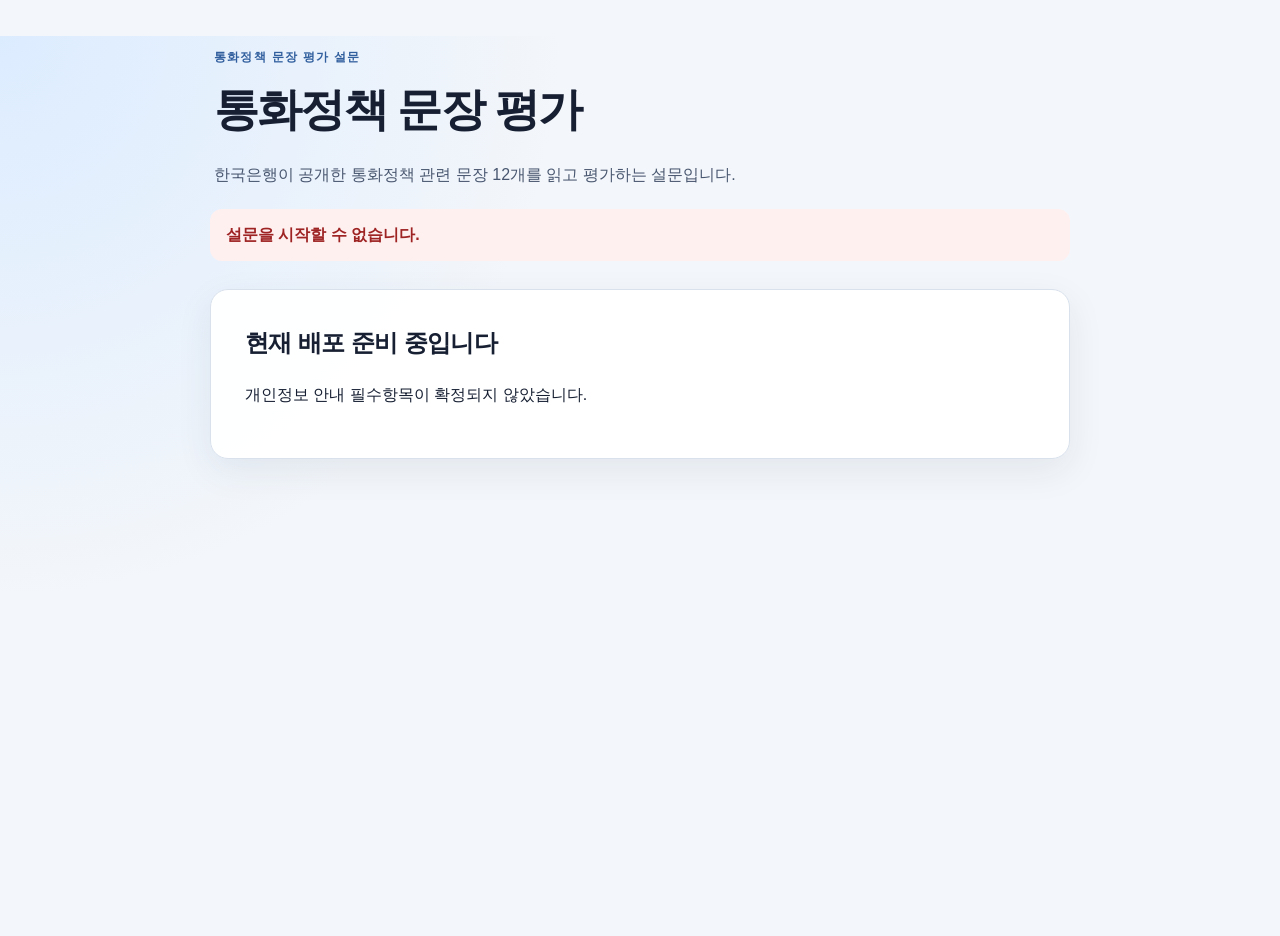
<file: docs/index.html>
<!doctype html>
<html lang="ko">
<head>
  <meta charset="utf-8">
  <meta name="viewport" content="width=device-width, initial-scale=1">
  <meta name="robots" content="noindex,nofollow,noarchive">
  <meta name="referrer" content="no-referrer">
  <meta http-equiv="Content-Security-Policy"
        content="default-src 'self'; script-src 'self'; style-src 'self'; connect-src 'self' https://mebisrsvasrzwkmsodsw.supabase.co; img-src 'none'; object-src 'none'; frame-src 'none'; base-uri 'none'; form-action 'none'; upgrade-insecure-requests">
  <title>한국은행 통화정책 문장 설문</title>
  <link rel="stylesheet" href="styles.css">
</head>
<body>
  <main class="shell">
    <header class="hero">
      <p class="eyebrow">통화정책 문장 평가 설문</p>
      <h1>통화정책 문장 평가</h1>
      <p>한국은행이 공개한 통화정책 관련 문장 12개를 읽고 평가하는 설문입니다.</p>
    </header>

    <div id="globalStatus" class="status info" role="status" aria-live="polite">
      설문을 준비하고 있습니다.
    </div>
    <div class="draft-tools">
      <button id="clearDraft" type="button" class="secondary" hidden>
        이 기기의 임시저장 삭제
      </button>
    </div>

    <section id="blockedPanel" class="card" hidden>
      <h2>현재 배포 준비 중입니다</h2>
      <p id="blockedMessage">
        개인정보 안내와 서버 점검이 완료된 뒤 설문이 열립니다.
      </p>
    </section>

    <section id="invitePanel" class="card" hidden>
      <h2>초대 확인</h2>
      <p>
        이 설문은 사전에 지정된 참가자만 사용할 수 있습니다. 전달받은 개인별
        초대 링크로 접속해 주세요.
      </p>
      <label for="inviteCode">초대 코드</label>
      <input id="inviteCode" type="password" inputmode="text"
             autocomplete="off" spellcheck="false" minlength="43" maxlength="43">
      <p class="hint">
        링크로 접속했다면 코드는 자동으로 확인됩니다. 초대 코드는 서버
        데이터베이스나 브라우저 저장소에 원문으로 남기지 않으므로 새로고침하면
        원래 링크로 다시 접속해야 합니다.
      </p>
      <button id="verifyInvite" type="button" class="primary">초대 확인</button>
    </section>

    <section id="identityPanel" class="card" hidden>
      <h2>참여 안내</h2>
      <div class="notice">
        <p>
          성명과 휴대전화번호는 설문 참여자를 응답자료에서 구별하고
          제출자료를 확인하는 데만 사용하며, 문항응답과 분리해 보관합니다.
        </p>
        <p>
          수집 항목, 보유기간, 담당자와 철회 방법은
          <a href="privacy.html" target="_blank" rel="noopener">개인정보 안내</a>에서
          확인할 수 있습니다.
        </p>
        <p>
          이 설문은 연습문항과 실제 한국은행 문장의 이해 및 응답 과정을 확인하기
          위한 사전 조사입니다. 응답은 연구의 최종 분석이나 성능 비교에 사용하지
          않습니다. 이름이나 전화번호를 문항 메모에 다시 적지 마세요.
        </p>
        <p>
          미완료 응답은 이름·전화번호 없이 이 기기에 저장되며 7일 동안만
          복원됩니다. 7일이 지난 자료는 다음 설문 접속 시 삭제되고, 위의
          ‘임시저장 삭제’ 버튼으로 즉시 지울 수 있습니다. 공용 기기는
          사용하지 마세요.
        </p>
      </div>

      <div class="form-grid">
        <div>
          <label for="participantName">성명</label>
          <input id="participantName" type="text" autocomplete="off"
                 maxlength="80" required>
        </div>
        <div>
          <label for="participantPhone">휴대전화번호</label>
          <input id="participantPhone" type="tel" inputmode="tel"
                 autocomplete="off" maxlength="20"
                 placeholder="010-0000-0000" required>
        </div>
      </div>

      <label class="check-row">
        <input id="consentAccepted" type="checkbox">
        <span>
          개인정보 수집·이용 목적, 수집 항목, 보유기간, 동의 거부권을
          확인했고 이에 동의합니다.
        </span>
      </label>
      <button id="beginSurvey" type="button" class="primary">평가 시작</button>
    </section>

    <section id="tutorialPanel" class="card" hidden>
      <h2 id="tutorialTitle">연습문항 (연구점수 미포함)</h2>
      <p id="tutorialInstructions"></p>
      <div id="tutorialItems" class="tutorial-items"></div>
      <div class="actions">
        <button id="beginCore" type="button" class="primary">한국은행 문장 시작</button>
      </div>
    </section>
    <section id="surveyPanel" class="card" hidden>
      <div class="progress-row">
        <strong id="progressText">문항 1 / 12</strong>
        <div class="progress-track" aria-hidden="true">
          <div id="progressBar" class="progress-bar"></div>
        </div>
      </div>

      <article class="item-box">
        <p class="eyebrow">평가할 문장</p>
        <p id="sentenceText" class="sentence"></p>
      </article>

      <fieldset>
        <legend>이 문장이 나타내는 통화정책 기조를 선택해 주세요.</legend>
        <div id="stanceChoices" class="choice-grid"></div>
      </fieldset>

      <div class="form-grid">
        <div>
          <label for="confidence">확신도</label>
          <select id="confidence">
            <option value="">선택</option>
            <option value="1">1 매우 낮음</option>
            <option value="2">2 낮음</option>
            <option value="3">3 보통</option>
            <option value="4">4 높음</option>
            <option value="5">5 매우 높음</option>
          </select>
        </div>
        <div>
          <label for="reasonCode">이유 코드</label>
          <select id="reasonCode">
            <option value="">선택하지 않음</option>
            <option value="NONE">NONE</option>
            <option value="IRRELEVANT">IRRELEVANT</option>
            <option value="CONTEXT_NEEDED">CONTEXT_NEEDED</option>
            <option value="MIXED_UNRESOLVED">MIXED_UNRESOLVED</option>
            <option value="TERMINOLOGY">TERMINOLOGY</option>
            <option value="OTHER">OTHER</option>
          </select>
        </div>
      </div>

      <label for="reasonNote">이유 메모</label>
      <textarea id="reasonNote" rows="3" maxlength="600"
                placeholder="OTHER를 선택한 경우에만 간단히 적어 주세요. 개인정보는 적지 마세요."></textarea>

      <label for="itemQualityCode">문항 품질 의견 (점수와 별도)</label>
      <select id="itemQualityCode">
        <option value="NONE">NONE — 의견 없음</option>
        <option value="TOO_OBVIOUS">TOO_OBVIOUS — 너무 명시적임</option>
        <option value="UNNATURAL_OR_IMPOSSIBLE">UNNATURAL_OR_IMPOSSIBLE — 부자연스럽거나 성립하지 않음</option>
        <option value="POLICY_INSTRUMENT_AMBIGUITY">POLICY_INSTRUMENT_AMBIGUITY — 정책수단과 stance가 혼동됨</option>
        <option value="CONTEXT_REFERENCE_AMBIGUITY">CONTEXT_REFERENCE_AMBIGUITY — 앞뒤 맥락·지시대상 부족</option>
        <option value="UI_PROBLEM">UI_PROBLEM — 화면 또는 입력 문제</option>
        <option value="OTHER">OTHER</option>
      </select>
      <label for="itemQualityNote">문항 품질 메모</label>
      <textarea id="itemQualityNote" rows="2" maxlength="600"
                placeholder="OTHER일 때만 적어 주세요. 개인정보는 적지 마세요."></textarea>
      <p id="itemError" class="error-text" role="alert"></p>
      <div class="actions">
        <button id="previousItem" type="button" class="secondary">이전</button>
        <button id="nextItem" type="button" class="primary">다음</button>
      </div>
    </section>

    <section id="feedbackPanel" class="card" hidden>
      <h2>사용성 피드백 (선택)</h2>
      <p class="hint">아래 항목은 모두 선택사항입니다. 입력하지 않고 제출 전 확인으로 넘어가도 됩니다.</p>

      <label for="fatigue">전체 피로도 (선택)</label>
      <select id="fatigue">
        <option value="">선택하지 않음</option>
        <option value="1">1 매우 낮음</option>
        <option value="2">2 낮음</option>
        <option value="3">3 보통</option>
        <option value="4">4 높음</option>
        <option value="5">5 매우 높음</option>
      </select>

      <label for="zeroVs99">0과 99를 어떤 기준으로 구분했습니까? (선택)</label>
      <textarea id="zeroVs99" rows="4" maxlength="1200"
                placeholder="응답하지 않아도 됩니다. 개인정보는 적지 마세요."></textarea>

      <label for="changeVsStance">
        추가 정책변화와 현재 기조 유지를 어떤 기준으로 구분했습니까? (선택)
      </label>
      <textarea id="changeVsStance" rows="4" maxlength="1200"
                placeholder="응답하지 않아도 됩니다. 개인정보는 적지 마세요."></textarea>

      <label for="uiError">불편하거나 작동하지 않은 부분이 있었습니까? (선택)</label>
      <textarea id="uiError" rows="3" maxlength="1200"
                placeholder="없으면 비워 두어도 됩니다. 개인정보는 적지 마세요."></textarea>

      <p id="feedbackError" class="error-text" role="alert"></p>
      <div class="actions">
        <button id="backToItems" type="button" class="secondary">문항으로 돌아가기</button>
        <button id="reviewSurvey" type="button" class="primary">제출 전 확인</button>
      </div>
    </section>

    <section id="reviewPanel" class="card" hidden>
      <h2>제출 전 확인</h2>
      <p>
        12문항 입력이 완료되었습니다. 피드백은 선택사항입니다. 제출 후에는
        수정할 수 없으며, 이름과 전화번호는 응답과 분리해 저장됩니다.
      </p>
      <dl class="summary">
        <div><dt>참가자 코드</dt><dd id="reviewRater"></dd></div>
        <div><dt>완료 문항</dt><dd id="reviewCount"></dd></div>
        <div><dt>Instrument</dt><dd id="reviewInstrument" class="mono"></dd></div>
      </dl>
      <p id="submitError" class="error-text" role="alert"></p>
      <div class="actions">
        <button id="editFeedback" type="button" class="secondary">수정</button>
        <button id="submitSurvey" type="button" class="primary">최종 제출</button>
      </div>
      <div id="fallbackArea" class="fallback" hidden>
        <p>
          서버 제출이 계속 실패하면 개인정보가 포함되지 않은 비상 회수 파일을
          저장해 연구책임자에게 전달할 수 있습니다.
        </p>
        <button id="downloadResponses" type="button" class="secondary">응답 CSV 저장</button>
        <button id="downloadFeedback" type="button" class="secondary">피드백 CSV 저장</button>
      </div>
    </section>

    <section id="donePanel" class="card success-card" hidden>
      <h2>제출이 완료되었습니다</h2>
      <p>참여해 주셔서 감사합니다. 이 창을 닫아도 됩니다.</p>
      <p>접수번호: <strong id="receiptId" class="mono"></strong></p>
    </section>

    <noscript>
      <section class="card">
        이 설문은 JavaScript가 필요합니다. 브라우저에서 JavaScript를 허용해 주세요.
      </section>
    </noscript>
  </main>

  <script src="site-config.js"></script>
  <script src="instrument-hash.js"></script>
  <script src="submission-contract.js"></script>
  <script src="app.js"></script>
</body>
</html>
</file>
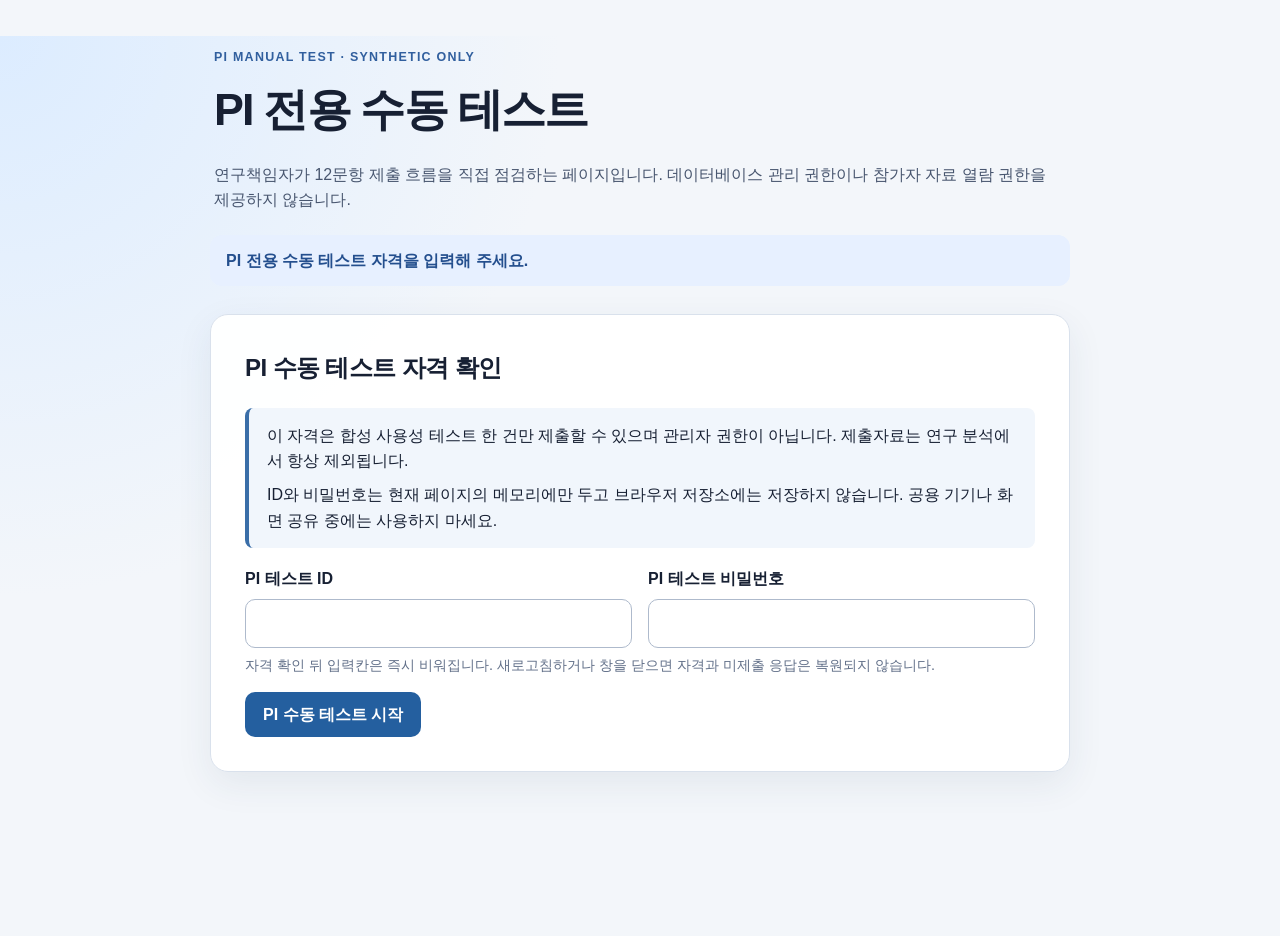
<file: docs/admin.html>
<!doctype html>
<html lang="ko" data-pilot-mode="admin">
<head>
  <meta charset="utf-8">
  <meta name="viewport" content="width=device-width, initial-scale=1">
  <meta name="robots" content="noindex,nofollow,noarchive">
  <meta name="referrer" content="no-referrer">
  <meta http-equiv="Content-Security-Policy"
        content="default-src 'none'; script-src 'self'; style-src 'self'; connect-src 'self' https://mebisrsvasrzwkmsodsw.supabase.co; img-src 'none'; font-src 'self'; object-src 'none'; frame-src 'none'; media-src 'none'; worker-src 'none'; manifest-src 'none'; base-uri 'none'; form-action 'none'; upgrade-insecure-requests">
  <title>PI 수동 테스트 · 통화정책 문장 평가</title>
  <link rel="stylesheet" href="styles.css">
</head>
<body>
  <main class="shell">
    <header class="hero">
      <p class="eyebrow">PI manual test · synthetic only</p>
      <h1>PI 전용 수동 테스트</h1>
      <p>
        연구책임자가 12문항 제출 흐름을 직접 점검하는 페이지입니다.
        데이터베이스 관리 권한이나 참가자 자료 열람 권한을 제공하지 않습니다.
      </p>
    </header>

    <div id="globalStatus" class="status info" role="status" aria-live="polite">
      PI 수동 테스트를 준비하고 있습니다.
    </div>
    <div class="draft-tools">
      <button id="clearDraft" type="button" class="secondary" hidden>
        이 PI 테스트 세션의 임시 응답 삭제
      </button>
    </div>

    <section id="blockedPanel" class="card" hidden>
      <h2>PI 수동 테스트를 시작할 수 없습니다</h2>
      <p id="blockedMessage">테스트 설정과 서버 상태를 확인해 주세요.</p>
    </section>

    <section id="invitePanel" class="card" hidden>
      <h2>PI 수동 테스트 자격 확인</h2>
      <div class="notice">
        <p>
          이 자격은 합성 사용성 테스트 한 건만 제출할 수 있으며 관리자 권한이
          아닙니다. 제출자료는 연구 분석에서 항상 제외됩니다.
        </p>
        <p>
          ID와 비밀번호는 현재 페이지의 메모리에만 두고 브라우저 저장소에는
          저장하지 않습니다. 공용 기기나 화면 공유 중에는 사용하지 마세요.
        </p>
      </div>
      <div class="form-grid">
        <div>
          <label for="adminId">PI 테스트 ID</label>
          <input id="adminId" type="text" inputmode="text"
                 autocomplete="off" autocapitalize="characters"
                 spellcheck="false" minlength="15" maxlength="15">
        </div>
        <div>
          <label for="adminPassword">PI 테스트 비밀번호</label>
          <input id="adminPassword" type="password" inputmode="text"
                 autocomplete="off" spellcheck="false"
                 minlength="43" maxlength="43">
        </div>
      </div>
      <p class="hint">
        자격 확인 뒤 입력칸은 즉시 비워집니다. 새로고침하거나 창을 닫으면
        자격과 미제출 응답은 복원되지 않습니다.
      </p>
      <button id="verifyInvite" type="button" class="primary">
        PI 수동 테스트 시작
      </button>
    </section>

    <section id="identityPanel" class="card" hidden>
      <h2>합성 테스트 식별정보와 동의</h2>
      <div class="notice">
        <p>
          실제 성명이나 실제 휴대전화번호를 입력하지 마세요. 지정된 합성
          테스트 값만 사용하며, 이 제출은
          <strong>synthetic_pi_manual_test</strong>로 저장되어 분석에서
          영구 제외됩니다.
        </p>
        <p>
          개인정보 처리와 철회 절차는
          <a href="privacy.html" target="_blank" rel="noopener">개인정보 안내</a>에서
          확인할 수 있습니다. 문항 메모나 피드백에도 개인정보를 적지 마세요.
        </p>
        <p>
          이 페이지는 임시 응답과 시간 기록을 메모리에만 유지합니다.
          새로고침하거나 창을 닫으면 미제출 자료는 사라집니다.
        </p>
      </div>

      <div class="form-grid">
        <div>
          <label for="participantName">합성 테스트 성명</label>
          <input id="participantName" type="text" autocomplete="off"
                 maxlength="80" required>
        </div>
        <div>
          <label for="participantPhone">합성 테스트 휴대전화번호</label>
          <input id="participantPhone" type="tel" inputmode="tel"
                 autocomplete="off" maxlength="20"
                 placeholder="010-0000-0000" required>
        </div>
      </div>

      <label class="check-row">
        <input id="consentAccepted" type="checkbox">
        <span>
          PI 수동 테스트의 합성 식별정보와 응답자료 처리 방식을 확인했고
          이에 동의합니다.
        </span>
      </label>
      <button id="beginSurvey" type="button" class="primary">평가 시작</button>
    </section>

    <section id="surveyPanel" class="card" hidden>
      <div class="progress-row">
        <strong id="progressText">문항 1 / 12</strong>
        <div class="progress-track" aria-hidden="true">
          <div id="progressBar" class="progress-bar"></div>
        </div>
      </div>

      <article class="item-box">
        <p class="eyebrow">평가할 문장</p>
        <p id="sentenceText" class="sentence"></p>
      </article>

      <fieldset>
        <legend>이 문장이 나타내는 통화정책 기조를 선택해 주세요.</legend>
        <div id="stanceChoices" class="choice-grid"></div>
      </fieldset>

      <div class="form-grid">
        <div>
          <label for="confidence">확신도</label>
          <select id="confidence">
            <option value="">선택</option>
            <option value="1">1 매우 낮음</option>
            <option value="2">2 낮음</option>
            <option value="3">3 보통</option>
            <option value="4">4 높음</option>
            <option value="5">5 매우 높음</option>
          </select>
        </div>
        <div>
          <label for="reasonCode">이유 코드</label>
          <select id="reasonCode">
            <option value="">선택하지 않음</option>
            <option value="NONE">NONE</option>
            <option value="IRRELEVANT">IRRELEVANT</option>
            <option value="CONTEXT_NEEDED">CONTEXT_NEEDED</option>
            <option value="MIXED_UNRESOLVED">MIXED_UNRESOLVED</option>
            <option value="TERMINOLOGY">TERMINOLOGY</option>
            <option value="OTHER">OTHER</option>
          </select>
        </div>
      </div>

      <label for="reasonNote">이유 메모</label>
      <textarea id="reasonNote" rows="3" maxlength="600"
                placeholder="OTHER를 선택한 경우에만 간단히 적어 주세요. 개인정보는 적지 마세요."></textarea>

      <label for="itemQualityCode">문항 품질 의견 (점수와 별도)</label>
      <select id="itemQualityCode">
        <option value="NONE">NONE — 의견 없음</option>
        <option value="TOO_OBVIOUS">TOO_OBVIOUS — 너무 명시적임</option>
        <option value="UNNATURAL_OR_IMPOSSIBLE">UNNATURAL_OR_IMPOSSIBLE — 부자연스럽거나 성립하지 않음</option>
        <option value="POLICY_INSTRUMENT_AMBIGUITY">POLICY_INSTRUMENT_AMBIGUITY — 정책수단과 stance가 혼동됨</option>
        <option value="CONTEXT_REFERENCE_AMBIGUITY">CONTEXT_REFERENCE_AMBIGUITY — 앞뒤 맥락·지시대상 부족</option>
        <option value="UI_PROBLEM">UI_PROBLEM — 화면 또는 입력 문제</option>
        <option value="OTHER">OTHER</option>
      </select>
      <label for="itemQualityNote">문항 품질 메모</label>
      <textarea id="itemQualityNote" rows="2" maxlength="600"
                placeholder="OTHER일 때만 적어 주세요. 개인정보는 적지 마세요."></textarea>
      <p id="itemError" class="error-text" role="alert"></p>
      <div class="actions">
        <button id="previousItem" type="button" class="secondary">이전</button>
        <button id="nextItem" type="button" class="primary">다음</button>
      </div>
    </section>

    <section id="feedbackPanel" class="card" hidden>
      <h2>사용성 피드백 (선택)</h2>
      <p class="hint">아래 항목은 모두 선택사항입니다. 입력하지 않고 제출 전 확인으로 넘어가도 됩니다.</p>

      <label for="fatigue">전체 피로도 (선택)</label>
      <select id="fatigue">
        <option value="">선택하지 않음</option>
        <option value="1">1 매우 낮음</option>
        <option value="2">2 낮음</option>
        <option value="3">3 보통</option>
        <option value="4">4 높음</option>
        <option value="5">5 매우 높음</option>
      </select>

      <label for="zeroVs99">0과 99를 어떤 기준으로 구분했습니까? (선택)</label>
      <textarea id="zeroVs99" rows="4" maxlength="1200"
                placeholder="응답하지 않아도 됩니다. 개인정보는 적지 마세요."></textarea>

      <label for="changeVsStance">
        추가 정책변화와 현재 기조 유지를 어떤 기준으로 구분했습니까? (선택)
      </label>
      <textarea id="changeVsStance" rows="4" maxlength="1200"
                placeholder="응답하지 않아도 됩니다. 개인정보는 적지 마세요."></textarea>

      <label for="uiError">불편하거나 작동하지 않은 부분이 있었습니까? (선택)</label>
      <textarea id="uiError" rows="3" maxlength="1200"
                placeholder="없으면 비워 두어도 됩니다. 개인정보는 적지 마세요."></textarea>

      <p id="feedbackError" class="error-text" role="alert"></p>
      <div class="actions">
        <button id="backToItems" type="button" class="secondary">문항으로 돌아가기</button>
        <button id="reviewSurvey" type="button" class="primary">제출 전 확인</button>
      </div>
    </section>

    <section id="reviewPanel" class="card" hidden>
      <h2>PI 수동 테스트 제출 전 확인</h2>
      <p>
        12문항 입력이 완료되었습니다. 피드백은 선택사항입니다. 실제 개인정보가
        없는 합성 테스트인지 확인해 주세요. 제출 후에는 수정할 수 없습니다.
      </p>
      <dl class="summary">
        <div><dt>테스트 코드</dt><dd id="reviewRater"></dd></div>
        <div><dt>완료 문항</dt><dd id="reviewCount"></dd></div>
        <div><dt>Instrument</dt><dd id="reviewInstrument" class="mono"></dd></div>
      </dl>
      <p id="submitError" class="error-text" role="alert"></p>
      <div class="actions">
        <button id="editFeedback" type="button" class="secondary">수정</button>
        <button id="submitSurvey" type="button" class="primary">합성 테스트 최종 제출</button>
      </div>
      <div id="fallbackArea" class="fallback" hidden>
        <p>
          제출이 실패하면 개인정보가 포함되지 않은 합성 응답 파일만 저장할
          수 있습니다. ID와 비밀번호는 파일에 포함되지 않습니다.
        </p>
        <button id="downloadResponses" type="button" class="secondary">응답 CSV 저장</button>
        <button id="downloadFeedback" type="button" class="secondary">피드백 CSV 저장</button>
      </div>
    </section>

    <section id="donePanel" class="card success-card" hidden>
      <h2>PI 수동 테스트 제출이 완료되었습니다</h2>
      <p>
        이 자료는 분석에서 제외됩니다. 테스트 정리 절차가 끝날 때까지
        접수번호만 별도로 기록하고 이 창을 닫아 주세요.
      </p>
      <p>접수번호: <strong id="receiptId" class="mono"></strong></p>
    </section>

    <noscript>
      <section class="card">
        이 테스트는 JavaScript가 필요합니다. 브라우저에서 JavaScript를 허용해 주세요.
      </section>
    </noscript>
  </main>

  <script src="site-config.js"></script>
  <script src="instrument-hash.js"></script>
  <script src="submission-contract.js"></script>
  <script src="admin.js"></script>
  <script src="app.js"></script>
</body>
</html>
</file>
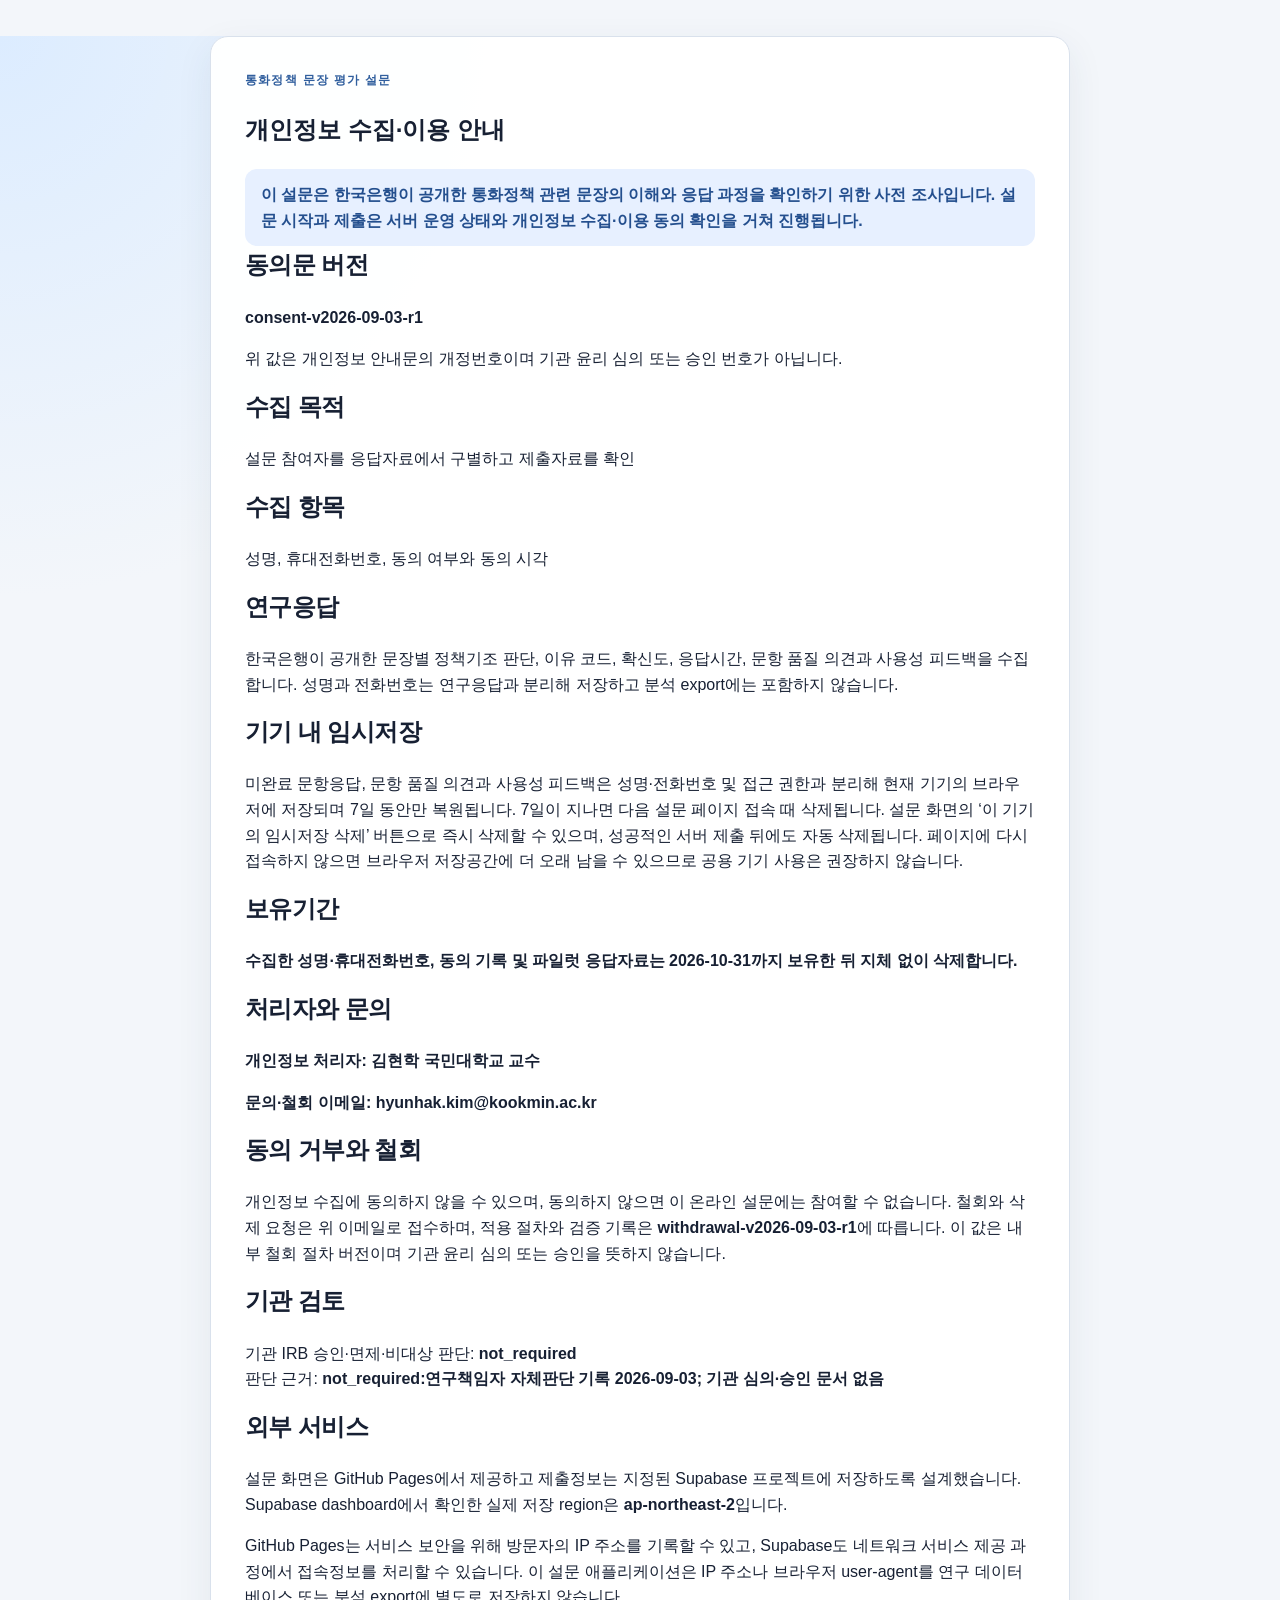
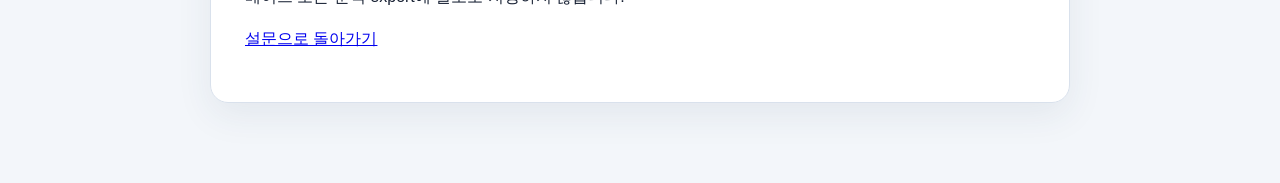
<file: docs/privacy.html>
<!doctype html>
<html lang="ko">
<head>
  <meta charset="utf-8">
  <meta name="viewport" content="width=device-width, initial-scale=1">
  <meta name="robots" content="noindex,nofollow,noarchive">
  <meta name="referrer" content="no-referrer">
  <meta http-equiv="Content-Security-Policy"
        content="default-src 'self'; style-src 'self'; img-src 'none'; object-src 'none'; frame-src 'none'; base-uri 'none'; form-action 'none'">
  <title>개인정보 수집·이용 안내</title>
  <link rel="stylesheet" href="styles.css">
</head>
<body>
  <main class="shell">
    <section class="card">
      <p class="eyebrow">통화정책 문장 평가 설문</p>
      <h1>개인정보 수집·이용 안내</h1>
      <div class="status info">
        이 설문은 한국은행이 공개한 통화정책 관련 문장의 이해와 응답 과정을 확인하기 위한 사전 조사입니다. 설문 시작과 제출은 서버 운영 상태와 개인정보 수집·이용 동의 확인을 거쳐 진행됩니다.
      </div>

      <h2>동의문 버전</h2>
      <p><strong>consent-v2026-09-03-r1</strong></p>
      <p>
        위 값은 개인정보 안내문의 개정번호이며 기관 윤리 심의 또는 승인 번호가 아닙니다.
      </p>

      <h2>수집 목적</h2>
      <p>설문 참여자를 응답자료에서 구별하고 제출자료를 확인</p>

      <h2>수집 항목</h2>
      <p>성명, 휴대전화번호, 동의 여부와 동의 시각</p>

      <h2>연구응답</h2>
      <p>
        한국은행이 공개한 문장별 정책기조 판단, 이유 코드, 확신도, 응답시간, 문항 품질 의견과 사용성 피드백을
        수집합니다. 성명과 전화번호는 연구응답과 분리해 저장하고 분석
        export에는 포함하지 않습니다.
      </p>

      <h2>기기 내 임시저장</h2>
      <p>
        미완료 문항응답, 문항 품질 의견과 사용성 피드백은 성명·전화번호 및 접근 권한과 분리해
        현재 기기의 브라우저에 저장되며 7일 동안만 복원됩니다. 7일이 지나면
        다음 설문 페이지 접속 때 삭제됩니다. 설문 화면의 ‘이 기기의 임시저장
        삭제’ 버튼으로 즉시 삭제할 수 있으며, 성공적인 서버 제출 뒤에도 자동
        삭제됩니다. 페이지에 다시 접속하지 않으면 브라우저 저장공간에 더 오래
        남을 수 있으므로 공용 기기 사용은 권장하지 않습니다.
      </p>

      <h2>보유기간</h2>
      <p>
        <strong>수집한 성명·휴대전화번호, 동의 기록 및 파일럿 응답자료는 2026-10-31까지 보유한 뒤 지체 없이 삭제합니다.</strong>
      </p>

      <h2>처리자와 문의</h2>
      <p><strong>개인정보 처리자: 김현학 국민대학교 교수</strong></p>
      <p><strong>문의·철회 이메일: hyunhak.kim@kookmin.ac.kr</strong></p>

      <h2>동의 거부와 철회</h2>
      <p>
        개인정보 수집에 동의하지 않을 수 있으며, 동의하지 않으면 이 온라인
        설문에는 참여할 수 없습니다. 철회와 삭제 요청은 위 이메일로
        접수하며, 적용 절차와 검증 기록은
        <strong>withdrawal-v2026-09-03-r1</strong>에 따릅니다. 이 값은 내부
        철회 절차 버전이며 기관 윤리 심의 또는 승인을 뜻하지 않습니다.
      </p>

      <h2>기관 검토</h2>
      <p>
        기관 IRB 승인·면제·비대상 판단: <strong>not_required</strong><br>
        판단 근거: <strong>not_required:연구책임자 자체판단 기록 2026-09-03; 기관 심의·승인 문서 없음</strong>
      </p>

      <h2>외부 서비스</h2>
      <p>
        설문 화면은 GitHub Pages에서 제공하고 제출정보는 지정된 Supabase
        프로젝트에 저장하도록 설계했습니다. Supabase dashboard에서 확인한
        실제 저장 region은 <strong>ap-northeast-2</strong>입니다.
      </p>
      <p>
        GitHub Pages는 서비스 보안을 위해 방문자의 IP 주소를 기록할 수 있고,
        Supabase도 네트워크 서비스 제공 과정에서 접속정보를 처리할 수
        있습니다. 이 설문 애플리케이션은 IP 주소나 브라우저 user-agent를
        연구 데이터베이스 또는 분석 export에 별도로 저장하지 않습니다.
      </p>

      <p><a href="index.html">설문으로 돌아가기</a></p>
    </section>
  </main>
</body>
</html>
</file>
<file: docs/styles.css>
:root {
  color-scheme: light;
  font-family: "Pretendard", "Noto Sans KR", "Malgun Gothic", sans-serif;
  background: #f3f6fa;
  color: #172033;
  line-height: 1.6;
}

* {
  box-sizing: border-box;
}

body {
  margin: 0;
  min-height: 100vh;
  background:
    radial-gradient(circle at top left, #dcecff 0, transparent 35rem),
    #f3f6fa;
}

button,
input,
select,
textarea {
  font: inherit;
}

.shell {
  width: min(860px, calc(100% - 28px));
  margin: 36px auto 80px;
}

.hero {
  padding: 12px 4px 22px;
}

.hero h1 {
  margin: 0;
  font-size: clamp(1.9rem, 5vw, 2.8rem);
  letter-spacing: -0.04em;
}

.hero p:last-child {
  margin-bottom: 0;
  color: #48566f;
}

.eyebrow {
  margin: 0 0 6px;
  color: #315f9e;
  font-size: 0.78rem;
  font-weight: 800;
  letter-spacing: 0.1em;
  text-transform: uppercase;
}

.card {
  margin-top: 18px;
  padding: clamp(20px, 5vw, 34px);
  border: 1px solid #d9e1ec;
  border-radius: 18px;
  background: rgba(255, 255, 255, 0.97);
  box-shadow: 0 12px 36px rgba(39, 61, 94, 0.08);
}

.card h2 {
  margin-top: 0;
  letter-spacing: -0.025em;
}

.status {
  padding: 13px 16px;
  border-radius: 12px;
  font-weight: 700;
}

.status.info {
  background: #e7f0ff;
  color: #244f8e;
}

.status.error {
  background: #fff0f0;
  color: #9e2323;
}

.status.success {
  background: #e8f8ef;
  color: #16643b;
}

.draft-tools {
  display: flex;
  justify-content: flex-end;
  margin-top: 10px;
}

.notice {
  padding: 15px 18px;
  border-left: 4px solid #3a6ea8;
  border-radius: 8px;
  background: #f1f6fc;
}

.notice p {
  margin: 0 0 8px;
}

.notice p:last-child {
  margin-bottom: 0;
}

label,
legend {
  display: block;
  margin: 18px 0 7px;
  font-weight: 750;
}

fieldset {
  margin: 26px 0 6px;
  padding: 0;
  border: 0;
}

input[type="text"],
input[type="password"],
input[type="tel"],
select,
textarea {
  width: 100%;
  border: 1px solid #aebacc;
  border-radius: 10px;
  background: #fff;
  padding: 11px 12px;
  color: #172033;
}

textarea {
  resize: vertical;
}

input:focus,
select:focus,
textarea:focus,
button:focus-visible {
  outline: 3px solid rgba(44, 112, 197, 0.3);
  outline-offset: 2px;
  border-color: #2c70c5;
}

.form-grid {
  display: grid;
  grid-template-columns: repeat(2, minmax(0, 1fr));
  gap: 16px;
}

.check-row {
  display: flex;
  align-items: flex-start;
  gap: 11px;
  padding: 14px;
  border: 1px solid #cbd5e1;
  border-radius: 10px;
  font-weight: 600;
}

.check-row input {
  width: 19px;
  height: 19px;
  margin-top: 3px;
  flex: 0 0 auto;
}

.hint {
  margin-top: 6px;
  color: #627089;
  font-size: 0.9rem;
}

.progress-row {
  display: grid;
  grid-template-columns: auto 1fr;
  align-items: center;
  gap: 18px;
}

.progress-track {
  height: 10px;
  overflow: hidden;
  border-radius: 999px;
  background: #e2e8f0;
}

.progress-bar {
  width: 0;
  height: 100%;
  border-radius: inherit;
  background: #326db5;
  transition: width 180ms ease;
}

.item-box {
  margin: 24px 0;
  padding: 22px;
  border-radius: 14px;
  background: #f6f8fb;
}

.sentence {
  margin: 0;
  font-size: clamp(1.08rem, 3vw, 1.3rem);
  font-weight: 650;
  line-height: 1.75;
  word-break: keep-all;
}

.choice-grid {
  display: grid;
  gap: 9px;
}

.choice {
  display: flex;
  align-items: center;
  gap: 11px;
  margin: 0;
  padding: 12px 14px;
  border: 1px solid #cbd5e1;
  border-radius: 10px;
  background: #fff;
  cursor: pointer;
  font-weight: 650;
}

.choice:has(input:checked) {
  border-color: #2f6fb8;
  background: #edf5ff;
  box-shadow: inset 0 0 0 1px #2f6fb8;
}

.choice input {
  width: 18px;
  height: 18px;
  margin: 0;
}

.actions {
  display: flex;
  justify-content: flex-end;
  flex-wrap: wrap;
  gap: 10px;
  margin-top: 24px;
}

button {
  min-height: 44px;
  padding: 10px 18px;
  border: 0;
  border-radius: 10px;
  cursor: pointer;
  font-weight: 800;
}

button:disabled {
  cursor: not-allowed;
  opacity: 0.55;
}

button.primary {
  background: #245f9f;
  color: #fff;
}

button.primary:hover:not(:disabled) {
  background: #184d86;
}

button.secondary {
  border: 1px solid #aebacc;
  background: #fff;
  color: #27364d;
}

.error-text {
  min-height: 1.5em;
  color: #a01f1f;
  font-weight: 700;
}

.summary {
  margin: 18px 0;
}

.summary div {
  display: grid;
  grid-template-columns: 150px 1fr;
  gap: 10px;
  padding: 9px 0;
  border-bottom: 1px solid #e5eaf1;
}

.summary dt {
  font-weight: 750;
}

.summary dd {
  margin: 0;
}

.mono {
  font-family: ui-monospace, SFMono-Regular, Consolas, monospace;
  font-size: 0.88rem;
  word-break: break-all;
}

.fallback {
  margin-top: 24px;
  padding: 16px;
  border: 1px dashed #a8731a;
  border-radius: 10px;
  background: #fff9e8;
}

.success-card {
  border-color: #a7d8bc;
  background: #f2fff7;
}

[hidden] {
  display: none !important;
}

@media (max-width: 620px) {
  .shell {
    width: min(100% - 18px, 860px);
    margin-top: 16px;
  }

  .form-grid {
    grid-template-columns: 1fr;
    gap: 0;
  }

  .progress-row,
  .summary div {
    grid-template-columns: 1fr;
  }

  .actions {
    justify-content: stretch;
  }

  .actions button {
    flex: 1 1 100%;
  }
}
</file>
